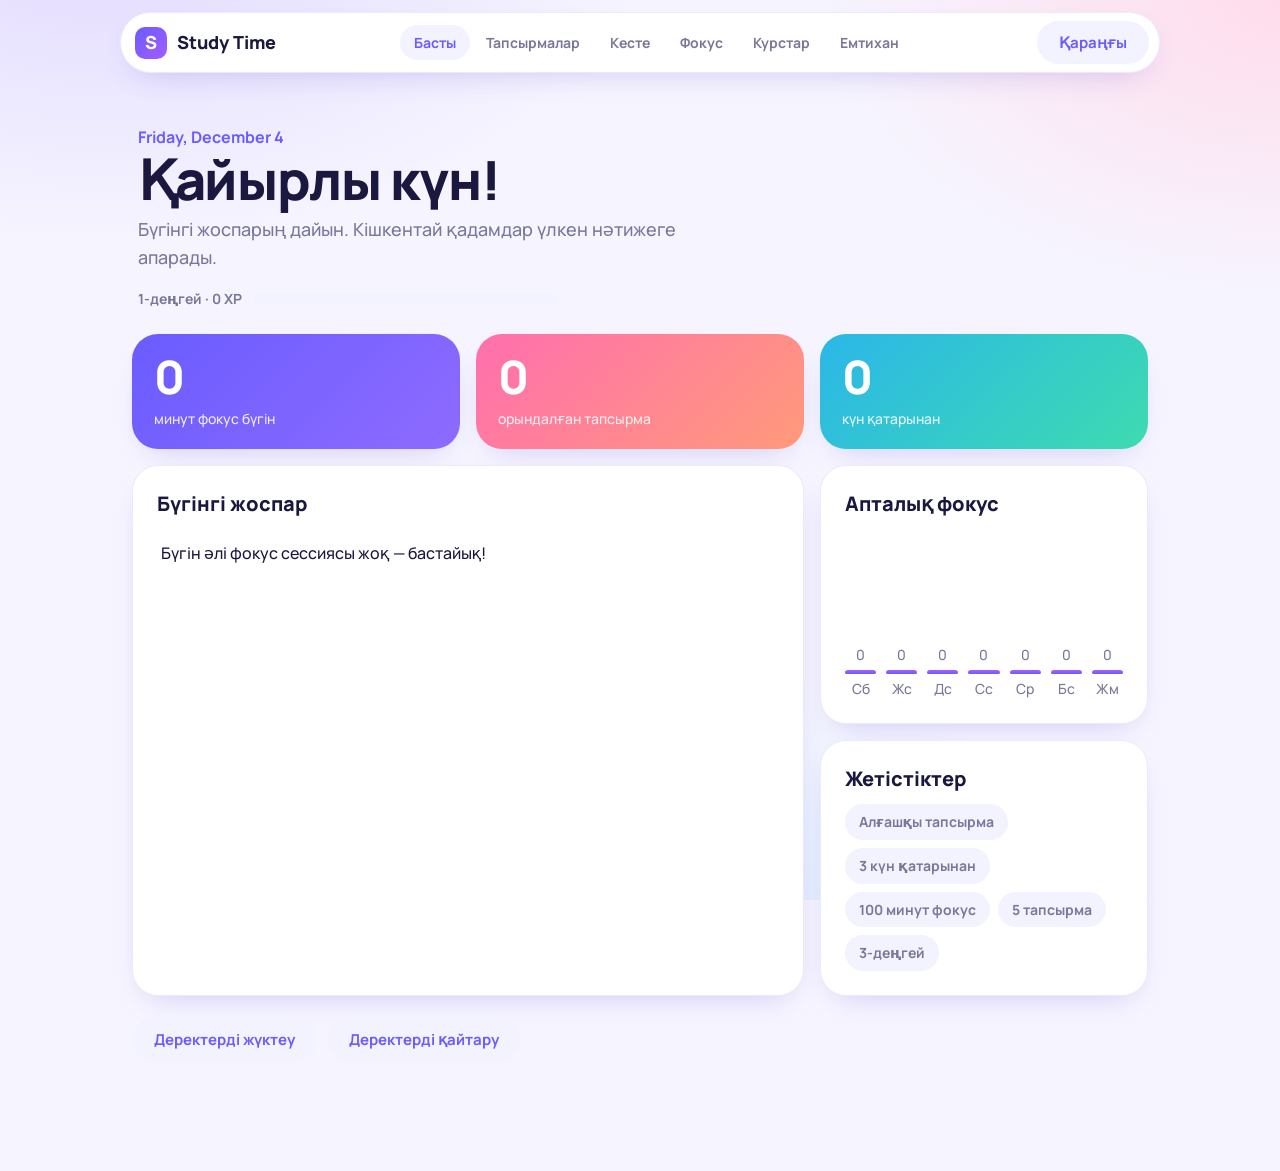
<file: index.html>
<!DOCTYPE html>
<html lang="kk">
<head>
<meta charset="UTF-8">
<meta name="viewport" content="width=device-width, initial-scale=1">
<title>Study Time</title>
<link href="https://fonts.googleapis.com/css2?family=Manrope:wght@500;600;700;800&display=swap" rel="stylesheet">
<link rel="stylesheet" href="app.css">
</head>
<body>
<header class="top">
  <div class="brand"><span class="mark">S</span>Study Time</div>
  <nav>
    <button data-t="home" class="on">Басты</button>
    <button data-t="tasks">Тапсырмалар</button>
    <button data-t="sched">Кесте</button>
    <button data-t="focus">Фокус</button>
    <button data-t="courses">Курстар</button>
    <button data-t="exams">Емтихан</button>
  </nav>
  <button id="theme" class="ghost">Қараңғы</button>
</header>

<main>
  <section id="home" class="tab on">
    <div class="hero">
      <p class="date" id="today"></p>
      <h1 id="hello">Сәлем!</h1>
      <p class="lead">Бүгінгі жоспарың дайын. Кішкентай қадамдар үлкен нәтижеге апарады.</p>
      <div class="lvlrow"><span id="lvl"></span><div class="bar"><div id="xpbar"></div></div></div>
    </div>
    <div class="bento">
      <div class="tile t1"><b id="sFocus">0</b><small>минут фокус бүгін</small></div>
      <div class="tile t2"><b id="sDone">0</b><small>орындалған тапсырма</small></div>
      <div class="tile t3"><b id="sStreak">0</b><small>күн қатарынан</small></div>
      <div class="card plan"><h2>Бүгінгі жоспар</h2><ul id="plan"></ul></div>
      <div class="card"><h2>Апталық фокус</h2><div id="chart"></div></div>
      <div class="card"><h2>Жетістіктер</h2><div id="badges"></div></div>
    </div>
    <div class="row foot">
      <button id="exp" class="ghost">Деректерді жүктеу</button>
      <label class="btn ghost">Деректерді қайтару<input type="file" id="imp" accept=".json" hidden></label>
    </div>
  </section>

  <section id="tasks" class="tab"><div class="card">
    <h1>Тапсырмалар</h1>
    <p class="muted">Дедлайны бар істерді осында жаз, орындалғанын белгіле.</p>
    <div class="row">
      <input id="tTitle" placeholder="Не істеу керек?">
      <input id="tDate" type="date">
      <select id="tPrio"><option value="h">Жоғары</option><option value="m" selected>Орта</option><option value="l">Төмен</option></select>
      <button id="addTask">Қосу</button>
    </div>
    <select id="filter"><option value="all">Барлығы</option><option value="active">Орындалмаған</option><option value="done">Орындалған</option></select>
    <ul id="taskList"></ul>
  </div></section>

  <section id="sched" class="tab"><div class="card">
    <h1>Сабақ кестесі</h1>
    <p class="muted">Күнді, уақытты және пәнді таңдап кестеге қос.</p>
    <div class="row">
      <select id="sDay"><option>Дүйсенбі</option><option>Сейсенбі</option><option>Сәрсенбі</option><option>Бейсенбі</option><option>Жұма</option><option>Сенбі</option></select>
      <input id="sTime" type="time">
      <input id="sSub" placeholder="Пән">
      <button id="addLes">Қосу</button>
    </div>
    <div id="grid"></div>
  </div></section>

  <section id="focus" class="tab"><div class="card center">
    <h1>Фокус</h1>
    <p class="muted">Бір сессия аяқталса, 20 XP аласың.</p>
    <div class="row center">
      <button class="mode on" data-m="w">Жұмыс</button>
      <button class="mode" data-m="b">Үзіліс</button>
    </div>
    <div class="ringbox">
      <svg viewBox="0 0 200 200"><defs><linearGradient id="rg" x1="0" y1="0" x2="1" y2="1"><stop offset="0" stop-color="#6a5cff"/><stop offset="1" stop-color="#ff6fae"/></linearGradient></defs><circle class="rbg" cx="100" cy="100" r="90"/><circle id="ring" cx="100" cy="100" r="90" transform="rotate(-90 100 100)"/></svg>
      <div id="timer">25:00</div>
    </div>
    <div class="row center">
      <button id="start">▶ Бастау</button>
      <button id="reset" class="ghost">⟲ Қайта</button>
    </div>
    <div class="row center">
      <label>Жұмыс, мин <input id="wMin" type="number" min="1" value="25"></label>
      <label>Үзіліс, мин <input id="bMin" type="number" min="1" value="5"></label>
    </div>
  </div></section>

  <section id="courses" class="tab"><div class="card">
    <h1>Тіл курстары</h1>
    <p class="muted">Тілді таңда, сөздерді карточкамен үйрен, сосын тест тапсыр.</p>
    <div id="courseView"></div>
  </div></section>

  <section id="exams" class="tab"><div class="card">
    <h1>Емтиханға дайындық</h1>
    <p class="muted">Тақырып санын жаз, әр үйренген тақырыпты белгіле.</p>
    <div class="row">
      <input id="eSub" placeholder="Пән">
      <input id="eDate" type="date">
      <input id="eTop" type="number" min="1" placeholder="Тақырып саны">
      <button id="addExam">Қосу</button>
    </div>
    <div id="examList"></div>
  </div></section>
</main>
<div id="toast"></div>
<script src="app.js"></script>
</body>
</html>
</file>
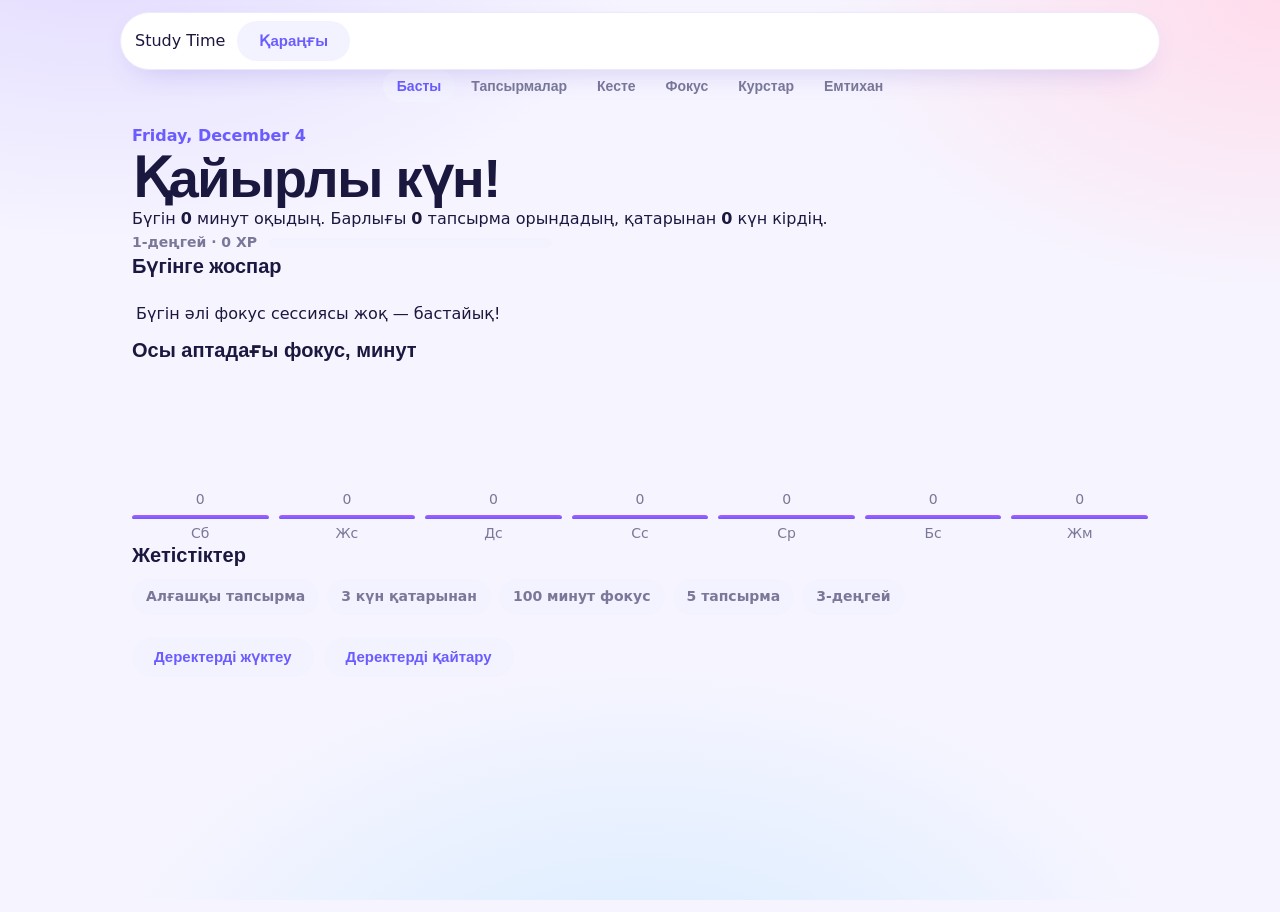
<file: index (1).html>
<!DOCTYPE html>
<html lang="kk">
<head>
<meta charset="UTF-8">
<meta name="viewport" content="width=device-width, initial-scale=1">
<title>Study Time</title>
<link href="https://fonts.googleapis.com/css2?family=PT+Sans:wght@400;700&family=PT+Serif:ital,wght@0,700;1,700&display=swap" rel="stylesheet">
<link rel="stylesheet" href="app.css">
</head>
<body>
<div class="desk">
  <header class="top">
    <div class="logo">Study Time</div>
    <button id="theme" class="ghost">Қараңғы</button>
  </header>
  <nav>
    <button data-t="home" class="on">Басты</button>
    <button data-t="tasks">Тапсырмалар</button>
    <button data-t="sched">Кесте</button>
    <button data-t="focus">Фокус</button>
    <button data-t="courses">Курстар</button>
    <button data-t="exams">Емтихан</button>
  </nav>

  <main class="sheet">
    <section id="home" class="tab on">
      <p class="date" id="today"></p>
      <h1 id="hello">Сәлем!</h1>
      <p class="sum">Бүгін <b id="sFocus">0</b> минут оқыдың. Барлығы <b id="sDone">0</b> тапсырма орындадың, қатарынан <b id="sStreak">0</b> күн кірдің.</p>
      <div class="lvlrow"><span id="lvl"></span><div class="bar"><div id="xpbar"></div></div></div>
      <div class="cols">
        <div>
          <h2>Бүгінге жоспар</h2>
          <ul id="plan"></ul>
        </div>
        <div>
          <h2>Осы аптадағы фокус, минут</h2>
          <div id="chart"></div>
          <h2>Жетістіктер</h2>
          <div id="badges"></div>
        </div>
      </div>
      <div class="row foot">
        <button id="exp" class="ghost">Деректерді жүктеу</button>
        <label class="btn ghost">Деректерді қайтару<input type="file" id="imp" accept=".json" hidden></label>
      </div>
    </section>

    <section id="tasks" class="tab">
      <h1>Тапсырмалар</h1>
      <p class="muted">Дедлайны бар істерді осында жаз, орындалғанын белгіле.</p>
      <div class="row">
        <input id="tTitle" placeholder="Не істеу керек?">
        <input id="tDate" type="date">
        <select id="tPrio"><option value="h">Жоғары</option><option value="m" selected>Орта</option><option value="l">Төмен</option></select>
        <button id="addTask">Қосу</button>
      </div>
      <select id="filter"><option value="all">Барлығы</option><option value="active">Орындалмаған</option><option value="done">Орындалған</option></select>
      <ul id="taskList"></ul>
    </section>

    <section id="sched" class="tab">
      <h1>Сабақ кестесі</h1>
      <p class="muted">Күнді, уақытты және пәнді таңдап кестеге қос.</p>
      <div class="row">
        <select id="sDay"><option>Дүйсенбі</option><option>Сейсенбі</option><option>Сәрсенбі</option><option>Бейсенбі</option><option>Жұма</option><option>Сенбі</option></select>
        <input id="sTime" type="time">
        <input id="sSub" placeholder="Пән">
        <button id="addLes">Қосу</button>
      </div>
      <div id="grid"></div>
    </section>

    <section id="focus" class="tab">
      <h1>Фокус</h1>
      <p class="muted">Бір сессия аяқталса, 20 XP аласың.</p>
      <div class="row center">
        <button class="mode on" data-m="w">Жұмыс</button>
        <button class="mode" data-m="b">Үзіліс</button>
      </div>
      <div class="ringbox">
        <svg viewBox="0 0 200 200"><circle class="rbg" cx="100" cy="100" r="90"/><circle id="ring" cx="100" cy="100" r="90" transform="rotate(-90 100 100)"/></svg>
        <div id="timer">25:00</div>
      </div>
      <div class="row center">
        <button id="start">▶ Бастау</button>
        <button id="reset" class="ghost">⟲ Қайта</button>
      </div>
      <div class="row center">
        <label>Жұмыс, мин <input id="wMin" type="number" min="1" value="25"></label>
        <label>Үзіліс, мин <input id="bMin" type="number" min="1" value="5"></label>
      </div>
    </section>

    <section id="courses" class="tab">
      <h1>Тіл курстары</h1>
      <p class="muted">Тілді таңда, сөздерді карточкамен үйрен, сосын тест тапсыр.</p>
      <div id="courseView"></div>
    </section>

    <section id="exams" class="tab">
      <h1>Емтиханға дайындық</h1>
      <p class="muted">Тақырып санын жаз, әр үйренген тақырыпты белгіле.</p>
      <div class="row">
        <input id="eSub" placeholder="Пән">
        <input id="eDate" type="date">
        <input id="eTop" type="number" min="1" placeholder="Тақырып саны">
        <button id="addExam">Қосу</button>
      </div>
      <div id="examList"></div>
    </section>
  </main>
</div>
<div id="toast"></div>
<script src="app.js"></script>
</body>
</html>
</file>
<file: app.css>
:root{--bg:#f6f5ff;--card:#fff;--solid:#fff;--tx:#1b1840;--mu:#7a7899;--pr:#6a5cff;--line:#ebe9fb;--soft:#f3f2ff;--ok:#1fae7a;--bad:#ef476f;--sh:0 12px 32px -16px rgba(80,60,200,.3);--g1:#e2daff;--g2:#ffdcec;--g3:#d6ebff;--btn:linear-gradient(135deg,#6a5cff,#a35cff)}
[data-theme=dark]{--bg:#0d0b22;--card:rgba(255,255,255,.06);--solid:#18153d;--tx:#f1efff;--mu:#a09dca;--line:rgba(255,255,255,.1);--soft:rgba(255,255,255,.08);--sh:none;--g1:#2a1f6b;--g2:#47204d;--g3:#12335c}
*{box-sizing:border-box;margin:0;padding:0}
body{font:500 16px/1.55 Manrope,Inter,system-ui,sans-serif;color:var(--tx);min-height:100vh;background:radial-gradient(900px 520px at 8% -8%,var(--g1),transparent 62%),radial-gradient(800px 520px at 100% 0,var(--g2),transparent 58%),radial-gradient(900px 600px at 50% 115%,var(--g3),transparent 62%),var(--bg);background-attachment:fixed}
.top{position:sticky;top:12px;z-index:10;max-width:1040px;width:calc(100% - 24px);margin:12px auto 0;display:flex;align-items:center;gap:12px;padding:8px 10px 8px 14px;background:var(--solid);border:1px solid var(--line);border-radius:99px;box-shadow:var(--sh)}
.brand{display:flex;align-items:center;gap:10px;font-weight:800;font-size:18px}
.mark{width:32px;height:32px;border-radius:10px;background:var(--btn);color:#fff;display:grid;place-items:center;font-weight:800}
nav{flex:1;display:flex;justify-content:center;gap:2px}
nav button{background:none;box-shadow:none;color:var(--mu);padding:8px 14px;font-size:14px}
nav button:hover{color:var(--tx);transform:none}nav button.on{background:var(--soft);color:var(--pr)}
main{max-width:1040px;margin:22px auto 110px;padding:0 12px}
.tab{display:none}.tab.on{display:block}
.hero{padding:30px 6px 4px}.date{color:var(--pr);font-weight:700;text-transform:capitalize}
h1{font:800 clamp(34px,5vw,54px)/1.08 Manrope,sans-serif;letter-spacing:-.025em}
.card h1{font-size:32px;margin-bottom:4px}
h2{font:800 20px Manrope,sans-serif;margin-bottom:12px}
.lead{color:var(--mu);font-size:18px;margin:8px 0 16px;max-width:52ch}
.lvlrow{display:flex;align-items:center;gap:12px;color:var(--mu);font-weight:700;font-size:14px;max-width:420px}.lvlrow .bar{flex:1}
.bento{display:grid;grid-template-columns:repeat(3,1fr);gap:16px;margin-top:20px}
.plan{grid-column:span 2;grid-row:span 2}
.card{background:var(--card);border:1px solid var(--line);border-radius:26px;padding:24px;box-shadow:var(--sh)}
.tile{border-radius:26px;padding:20px 22px;color:#fff;display:flex;flex-direction:column;box-shadow:var(--sh)}
.tile b{font:800 46px/1 Manrope,sans-serif}.tile small{color:rgba(255,255,255,.88);margin-top:8px}
.t1{background:linear-gradient(135deg,#6a5cff,#8e6bff)}.t2{background:linear-gradient(135deg,#ff6fae,#ff9a7a)}.t3{background:linear-gradient(135deg,#2bb7e8,#3ddbb0)}
.muted,small{color:var(--mu);font-size:14px}.muted{margin-bottom:14px}
.row{display:flex;gap:10px;flex-wrap:wrap;margin:12px 0}.row.center{justify-content:center;align-items:center}.foot{margin-top:22px}
input,select{font:inherit;color:var(--tx);background:var(--soft);border:2px solid transparent;border-radius:14px;padding:11px 14px;flex:1;min-width:120px}
input:focus,select:focus{outline:0;border-color:var(--pr)}
button,.btn{font:700 15px Manrope,sans-serif;border:0;border-radius:99px;padding:11px 22px;background:var(--btn);color:#fff;cursor:pointer;box-shadow:0 10px 20px -10px rgba(106,92,255,.8);transition:transform .15s}
button:hover,.btn:hover{transform:translateY(-1px)}button:focus-visible{outline:3px solid var(--pr);outline-offset:2px}
button.ghost,.btn.ghost,.mode{background:var(--soft);color:var(--pr);box-shadow:none}.mode.on{background:var(--btn);color:#fff;box-shadow:0 10px 20px -10px rgba(106,92,255,.8)}
.btn{display:inline-block}
.bar{height:10px;background:var(--soft);border-radius:99px;overflow:hidden}.bar div{height:100%;width:0;background:var(--btn);border-radius:99px;transition:width .5s}
ul{list-style:none}li{display:flex;align-items:center;gap:12px;padding:12px 4px;border-bottom:1px solid var(--line)}li:last-child{border-bottom:0}li span{flex:1}
li.done span{text-decoration:line-through;color:var(--mu)}
li input[type=checkbox]{appearance:none;flex:none;min-width:0;width:24px;height:24px;border-radius:50%;border:2px solid #cbc7f3;background:transparent;padding:0;cursor:pointer}
li input[type=checkbox]:checked{border-color:transparent;background:var(--btn) url("data:image/svg+xml,%3Csvg xmlns='http://www.w3.org/2000/svg' viewBox='0 0 16 16'%3E%3Cpath d='M3.5 8.5l3 3 6-6.5' fill='none' stroke='white' stroke-width='2.2' stroke-linecap='round'/%3E%3C/svg%3E") center/16px no-repeat}
.p{font-style:normal;font-size:12px;font-weight:700;padding:3px 10px;border-radius:99px}.p.h{background:#ffe3ea;color:#d6335a}.p.m{background:#fff0d4;color:#a8680f}.p.l{background:#dcf6ea;color:#1a8a62}
.late{color:var(--bad);font-weight:700}.x{background:none;box-shadow:none;color:var(--mu);padding:2px 8px;font-size:15px}
#filter{max-width:200px;margin-bottom:6px}
#chart{display:flex;gap:10px;align-items:flex-end;height:170px}
.col{flex:1;height:100%;display:flex;flex-direction:column;justify-content:flex-end;align-items:center;gap:4px}
.bar2{width:100%;min-height:4px;border-radius:10px 10px 4px 4px;background:linear-gradient(180deg,#b05cff,#6a5cff);transition:height .5s}
#badges{display:flex;flex-wrap:wrap;gap:8px}
.b{padding:7px 14px;border-radius:99px;background:var(--soft);color:var(--mu);font-size:14px;font-weight:700}.b.on{background:linear-gradient(135deg,#ffe58a,#ffc2d9);color:#5a3b00}
#grid{display:grid;grid-template-columns:repeat(auto-fit,minmax(210px,1fr));gap:14px;margin-top:8px}
.day{background:var(--soft);border-radius:22px;padding:14px 18px}.day h4{margin-bottom:6px;font-weight:800;color:var(--pr)}.day:nth-child(3n+2) h4{color:#e0489a}.day:nth-child(3n) h4{color:#16a583}
.les{display:flex;justify-content:space-between;align-items:center;font-size:15px;padding:4px 0}
.center{text-align:center}.ringbox{position:relative;width:260px;margin:22px auto}
#ring{fill:none;stroke:url(#rg);stroke-width:12;stroke-linecap:round;stroke-dasharray:565.5;transition:stroke-dashoffset .3s linear}.rbg{fill:none;stroke:var(--soft);stroke-width:12}
#timer{position:absolute;inset:0;display:flex;align-items:center;justify-content:center;font:800 58px Manrope,sans-serif;font-variant-numeric:tabular-nums;letter-spacing:-.03em}
label{display:flex;align-items:center;gap:8px;font-size:14px;color:var(--mu)}label input{width:76px;min-width:0;flex:none;text-align:center}
.ex{background:var(--soft);border-radius:22px;padding:18px 20px;margin-bottom:14px}.ex .t{display:flex;justify-content:space-between;align-items:center;gap:10px;margin-bottom:12px}.ex .t b{flex:1;font-size:18px;font-weight:800}.ex .row{margin:12px 0 0;align-items:center}
#courseView{display:flex;flex-direction:column;gap:14px}
.lang{border-radius:24px;padding:20px 24px;color:#fff;cursor:pointer;display:flex;flex-direction:column;gap:10px;font:800 22px Manrope,sans-serif;background:linear-gradient(135deg,#6a5cff,#8e6bff);transition:transform .15s}.lang:hover{transform:translateY(-2px)}
.lang:nth-child(2){background:linear-gradient(135deg,#ff6fae,#ff9a7a)}.lang:nth-child(3){background:linear-gradient(135deg,#2bb7e8,#3ddbb0)}
.lang small{color:rgba(255,255,255,.88);font-weight:600}.lang .bar{background:rgba(255,255,255,.3)}.lang .bar div{background:#fff}
.les2{display:flex;justify-content:space-between;align-items:center;gap:10px;flex-wrap:wrap;padding:12px 4px;border-bottom:1px solid var(--line)}.les2 span{flex:1}
.flash{min-height:200px;border-radius:26px;background:var(--btn);color:#fff;display:flex;flex-direction:column;align-items:center;justify-content:center;gap:8px;text-align:center;cursor:pointer;font:800 42px Manrope,sans-serif;box-shadow:0 24px 40px -22px rgba(106,92,255,.9)}.flash small{color:rgba(255,255,255,.8);font-size:14px;font-weight:600}
.opt{background:var(--soft);color:var(--tx);box-shadow:none;text-align:left;border-radius:16px;font-weight:600}.opt.ok{background:var(--ok);color:#fff}.opt.bad{background:var(--bad);color:#fff}
#toast{position:fixed;bottom:96px;left:50%;transform:translate(-50%,14px);background:#1b1840;color:#fff;font-weight:700;padding:10px 20px;border-radius:99px;opacity:0;transition:.25s;pointer-events:none;z-index:20}#toast.show{opacity:1;transform:translate(-50%,0)}
@media(max-width:820px){.top{justify-content:space-between}.brand{font-size:16px}
nav{position:fixed;bottom:10px;left:10px;right:10px;z-index:10;background:var(--solid);border:1px solid var(--line);border-radius:24px;padding:6px;box-shadow:var(--sh)}
nav button{flex:1;padding:10px 2px;font-size:12px;border-radius:16px}
.bento{grid-template-columns:repeat(3,1fr);gap:10px}.plan{grid-column:span 3;grid-row:auto}.bento .card:not(.plan){grid-column:span 3}
.tile{padding:14px}.tile b{font-size:32px}.tile small{font-size:12px}.card{padding:18px;border-radius:22px}}
@media(prefers-reduced-motion:reduce){*{transition:none!important}}
</file>
